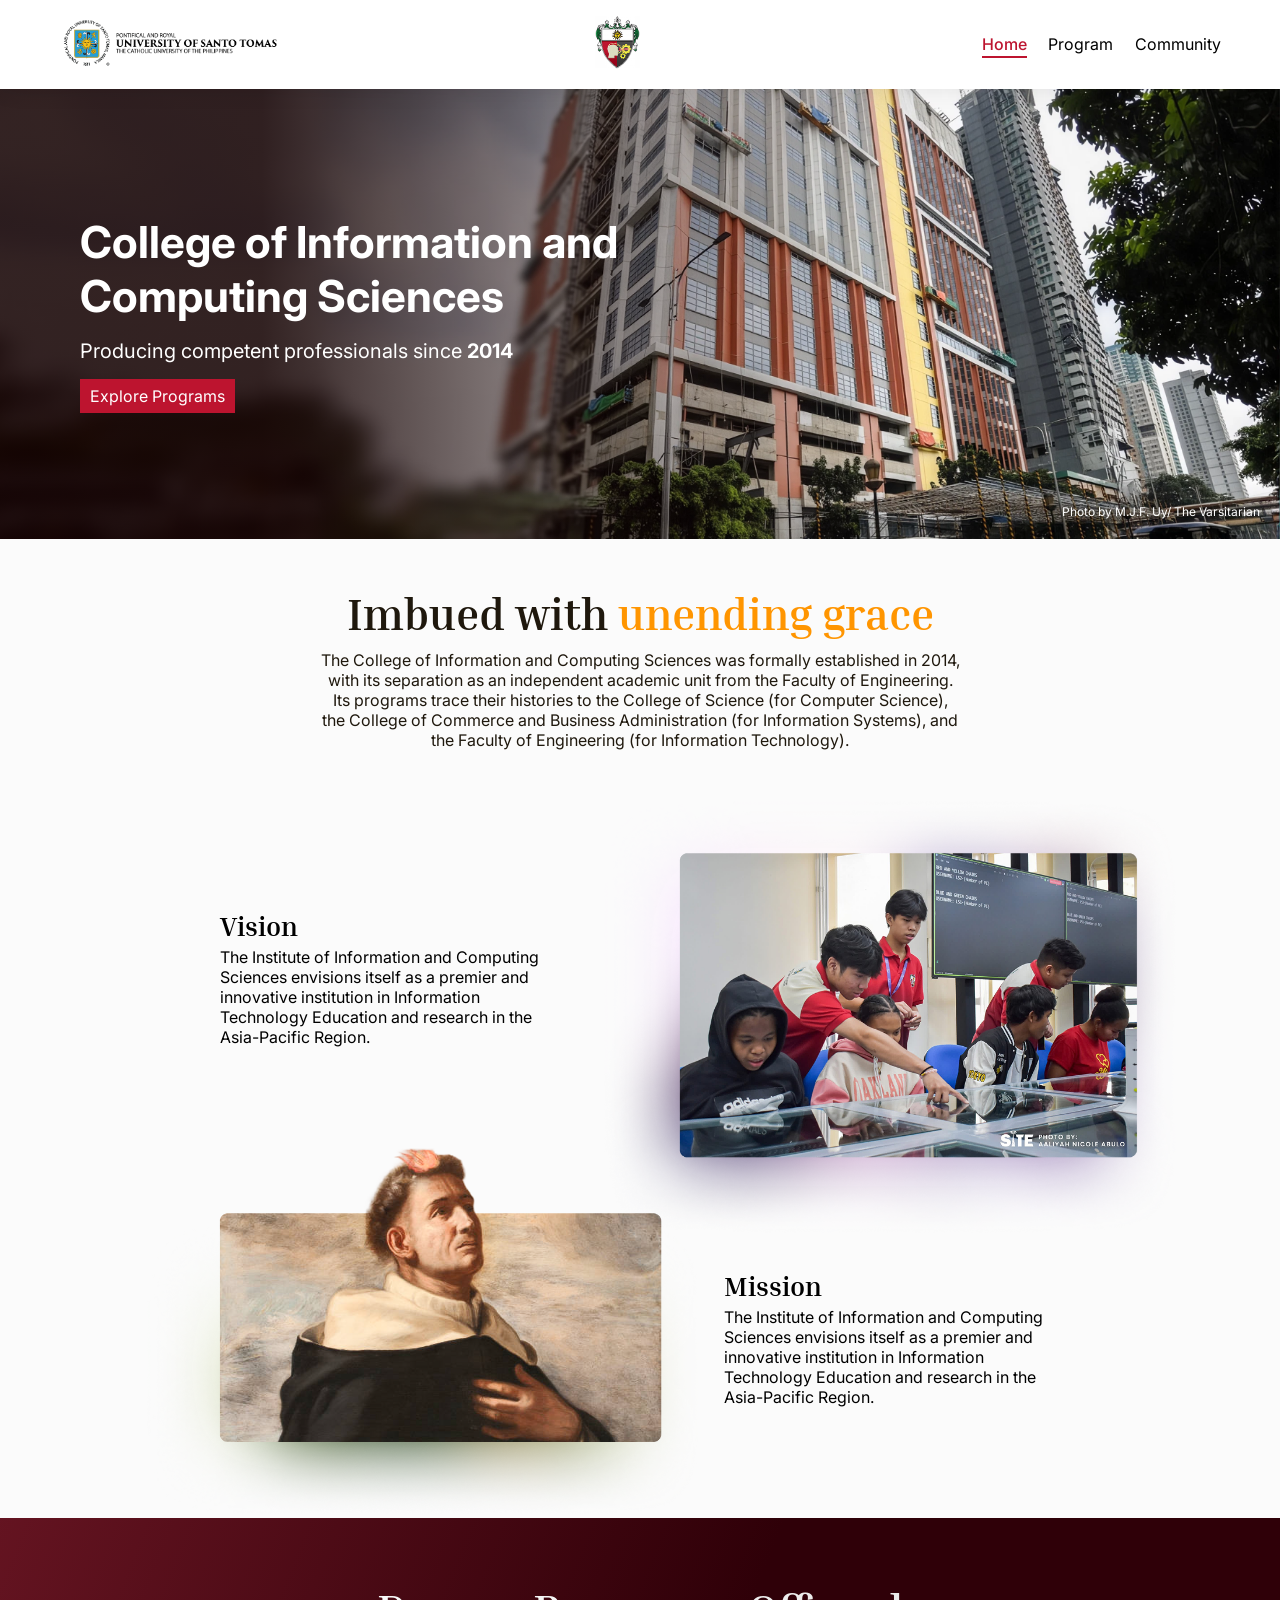
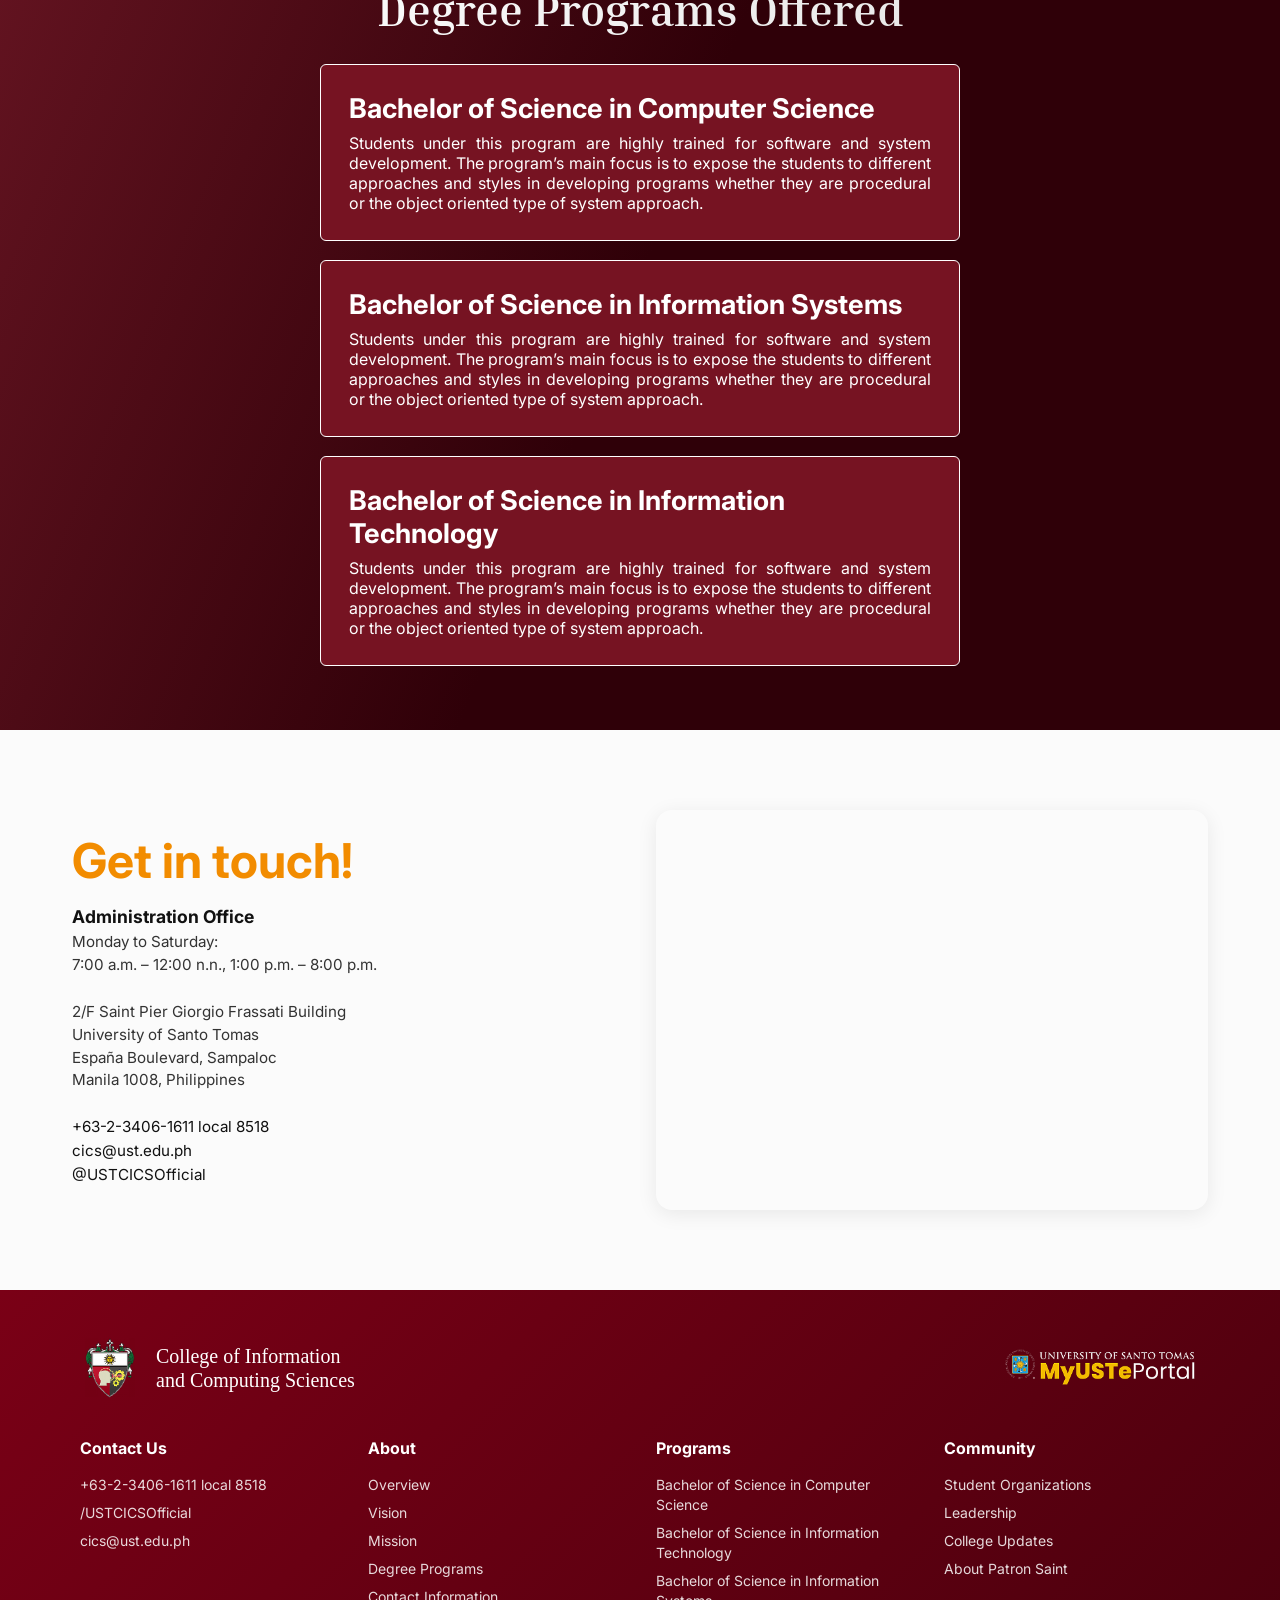
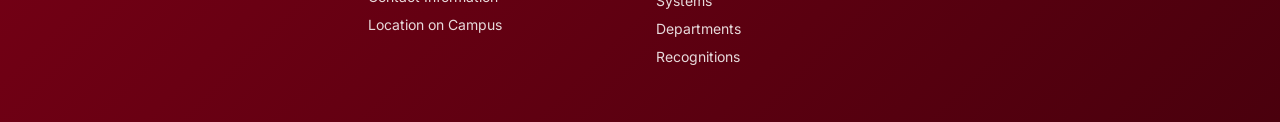
<file: index.html>
<!DOCTYPE html>
<html lang="en">
<head>
    <meta charset="UTF-8">
    <meta name="viewport" content="width=device-width, initial-scale=1.0">
    <title>Home | UST CICS</title>

    <link rel="icon" type="image/png" href="./public/icon/favicon-96x96.png" sizes="96x96" />
    <link rel="icon" type="image/svg+xml" href="./public/icon/favicon.svg" />
    <link rel="shortcut icon" href="./public/icon/favicon.ico" />
    <link rel="apple-touch-icon" sizes="180x180" href="./public/icon/apple-touch-icon.png" />
    <meta name="apple-mobile-web-app-title" content="CICS Website" />
    <link rel="manifest" href="./public/icon/site.webmanifest" />

    <!-- Primary Meta Tags -->
    <meta name="title" content="College of Information and Computing Sciences | UST" />
    <meta name="description" content="The College of Information and Computing Sciences was formally established in 2014, with its separation as an independent academic unit from the Faculty of Engineering. Its programs trace their histories to the College of Science (for Computer Science), the College of Commerce and Business Administration (for Information Systems), and the Faculty of Engineering (for Information Technology)." />

    <!-- Open Graph / Facebook -->
    <meta property="og:type" content="website" />
    <meta property="og:url" content="https://lancefrancisco25.github.io/CICS-Website" />
    <meta property="og:title" content="College of Information and Computing Sciences | UST" />
    <meta property="og:description" content="The College of Information and Computing Sciences was formally established in 2014, with its separation as an independent academic unit from the Faculty of Engineering. Its programs trace their histories to the College of Science (for Computer Science), the College of Commerce and Business Administration (for Information Systems), and the Faculty of Engineering (for Information Technology)." />
    <meta property="og:image" content="https://res.cloudinary.com/dwadpvazk/image/upload/v1790812883/banner_img_socmed_gyn2f4.png" />

    <!-- X (Twitter) -->
    <meta property="twitter:card" content="summary_large_image" />
    <meta property="twitter:url" content="https://lancefrancisco25.github.io/CICS-Website" />
    <meta property="twitter:title" content="College of Information and Computing Sciences | UST" />
    <meta property="twitter:description" content="The College of Information and Computing Sciences was formally established in 2014, with its separation as an independent academic unit from the Faculty of Engineering. Its programs trace their histories to the College of Science (for Computer Science), the College of Commerce and Business Administration (for Information Systems), and the Faculty of Engineering (for Information Technology)." />
    <meta property="twitter:image" content="https://res.cloudinary.com/dwadpvazk/image/upload/v1790812883/banner_img_socmed_gyn2f4.png" />

    <!-- Meta Tags Generated with https://metatags.io -->

    <link rel="stylesheet" href="./css/global.css">
    <link rel="preconnect" href="https://fonts.googleapis.com">
    <link rel="preconnect" href="https://fonts.gstatic.com" crossorigin>
    <link href="https://fonts.googleapis.com/css2?family=Inria+Serif:ital,wght@0,300;0,400;0,700;1,300;1,400;1,700&family=Inter:ital,opsz,wght@0,14..32,100..900;1,14..32,100..900&display=swap" rel="stylesheet">
    <link rel="stylesheet" href="./css/index.css">
</head>
<body>
    <header>
        <div class="logo-cont">
            <a href="./index.html">
                <img src="./public/ust logo.png" alt="UST Logo">
            </a>
            <img src="./public/cics logo.png" alt="CICS Logo">
        </div>
        <div class="headlinkcont">
            <div class="headlinkselected headlink">
                <a href="#">Home</a>
                <span class="selectedunderline underline"></span>
            </div>
            <div class="headlink">
                <a href="./program.html">Program</a>
                <span class="underline"></span>
            </div>
            <div class="headlink">
                <a href="./community.html">Community</a>
                <span class="underline"></span>
            </div>
        </div>
    </header>

    <section class="hero">
        <p class="floating-lb-credit-subtext">Photo by M.J.F. Uy/ The Varsitarian</p>
        <div class="bgGradient"></div>
        <div class="heroText">
            <h1>College of Information and Computing Sciences</h1>
            <p>Producing competent professionals since <b>2014</b></p>
            <div class="cta-button">
                <a href="#">Explore Programs</a>
                <span class="underline-button"></span>
            </div>
        </div>
    </section>
    <section id="overview" class="aboutCICS">
        <div class="unending-grace-section">
            <h1>Imbued with <span class="yellowText">unending grace</span></h1>
            <p>The College of Information and Computing Sciences was formally established in 2014, with its separation as an independent academic unit from the Faculty of Engineering. Its programs trace their histories to the College of Science (for Computer Science), the College of Commerce and Business Administration (for Information Systems), and the Faculty of Engineering (for Information Technology).</p>
        </div>
    </section>
    <section id="mission-vision" class="mv-container">
        <div class="mv-imgtext-cont">
            <div id="vision" class="mv-textcont">
                <h2>Vision</h2>
                <p>The Institute of Information and Computing Sciences envisions itself as a premier and innovative institution in Information Technology Education and research in the Asia-Pacific Region.</p>
            </div>
            <div class="mv-imagecont mv-imagecont-1">
                <img src="./public/image%20vision.png" alt="Saint Vincent Ferrer">
            </div>
        </div>
        <div class="mv-imgtext-cont">
            <div class="mv-imagecont mv-imagecont-2">
                <img style="bottom: 0; right:0px;" src="./public/image%20mission.png" alt="Saint Vincent Ferrer">
            </div>
            <div  class="mv-textcont">
                <h2>Mission</h2>
                <p>The Institute of Information and Computing Sciences envisions itself as a premier and innovative institution in Information Technology Education and research in the Asia-Pacific Region.</p>
            </div>
        </div>
    </section>

    <section id="degree-programs" class="degrees-offered-cont">
        <h1>Degree Programs Offered</h1>
        <div class="degrees-offered-inner">
            <div class="degrees-offered-chip">
                <h2>Bachelor of Science in Computer Science</h2>
                <p>Students under this program are highly trained for software and system development. The program’s main focus is to expose the students to different approaches and styles in developing programs whether they are procedural or the object oriented type of system approach.</p>
            </div>
            <div class="degrees-offered-chip">
                <h2>Bachelor of Science in Information Systems</h2>
                <p>Students under this program are highly trained for software and system development. The program’s main focus is to expose the students to different approaches and styles in developing programs whether they are procedural or the object oriented type of system approach.</p>
            </div>
            <div class="degrees-offered-chip">
                <h2>Bachelor of Science in Information Technology</h2>
                <p>Students under this program are highly trained for software and system development. The program’s main focus is to expose the students to different approaches and styles in developing programs whether they are procedural or the object oriented type of system approach.</p>
            </div>

        </div>
    </section>

    <section id="contact-loc" class="contact-section">
        <div class="contact-info">
            <h1 class="yellowText title">Get in touch!</h1>

            <div class="office-details">
                <h3>Administration Office</h3>
                <p class="hours">
                    Monday to Saturday:<br>
                    7:00 a.m. – 12:00 n.n., 1:00 p.m. – 8:00 p.m.
                </p>

                <address class="address">
                    2/F Saint Pier Giorgio Frassati Building<br>
                    University of Santo Tomas<br>
                    España Boulevard, Sampaloc<br>
                    Manila 1008, Philippines
                </address>

                <ul class="contact-list">
                    <li><a href="tel:+63234061611,8518">+63-2-3406-1611 local 8518</a></li>
                    <li><a href="mailto:cics@ust.edu.ph">cics@ust.edu.ph</a></li>
                    <li><a href="https://facebook.com/USTCICSOfficial" target="_blank" rel="noopener noreferrer">@USTCICSOfficial</a></li>
                </ul>
            </div>
        </div>

        <div class="map-wrapper">
            <iframe
                    src="https://www.google.com/maps/embed?pb=!1m18!1m12!1m3!1d3860.828465020738!2d120.98973401026595!3d14.608845576816677!2m3!1f0!2f0!3f0!3m2!1i1024!2i768!4f13.1!3m3!1m2!1s0x3397c9ba1de029e7%3A0xdfba8380a7b4eee4!2sSaint%20Pier%20Giorgio%20Frassati%20Building!5e0!3m2!1sen!2sph!4v1790394817296!5m2!1sen!2sph"
                    loading="lazy"
                    referrerpolicy="strict-origin-when-cross-origin">
            </iframe>
        </div>
    </section>

    <footer class="site-footer">
        <div class="footer-top">
            <div class="brand">
                <img src="./public/cics%20logo.png" alt="CICS Logo" class="brand-logo">
                <span class="brand-text">
            College of Information<br>and Computing Sciences
        </span>
            </div>
            <div class="portal-link">
                <img src="./public/myuste%20portal%20logo.png" alt="MyUSTe Portal" class="portal-logo">
            </div>
        </div>

        <div class="footer-grid">
            <div class="footer-col">
                <h3 class="footer-heading">Contact Us</h3>
                <ul class="footer-links">
                    <li><a href="tel:+63234061611,8518">+63-2-3406-1611 local 8518</a></li>
                    <li><a href="https://facebook.com/USTCICSOfficial" target="_blank" rel="noopener noreferrer">/USTCICSOfficial</a></li>
                    <li><a href="mailto:cics@ust.edu.ph">cics@ust.edu.ph</a></li>
                </ul>
            </div>

            <div class="footer-col">
                <h3 class="footer-heading">About</h3>
                <ul class="footer-links">
                    <li><a href="./index.html#overview">Overview</a></li>
                    <li><a href="./index.html#mission-vision">Vision</a></li>
                    <li><a href="./index.html#mission-vision">Mission</a></li>
                    <li><a href="./index.html#degree-programs">Degree Programs</a></li>
                    <li><a href="./index.html#contact-loc">Contact Information</a></li>
                    <li><a href="./index.html#contact-loc">Location on Campus</a></li>
                </ul>
            </div>

            <div class="footer-col">
                <h3 class="footer-heading">Programs</h3>
                <ul class="footer-links">
                    <li><a href="./program.html#degreesoffered">Bachelor of Science in Computer Science</a></li>
                    <li><a href="./program.html#degreesoffered">Bachelor of Science in Information Technology</a></li>
                    <li><a href="./program.html#degreesoffered">Bachelor of Science in Information Systems</a></li>
                    <li><a href="./program.html#department">Departments</a></li>
                    <li><a href="./program.html#recognitions">Recognitions</a></li>
                </ul>
            </div>

            <div class="footer-col">
                <h3 class="footer-heading">Community</h3>
                <ul class="footer-links">
                    <li><a href="./community.html#organizations">Student Organizations</a></li>
                    <li><a href="./community.html#leadership">Leadership</a></li>
                    <li><a href="./community.html#updates">College Updates</a></li>
                    <li><a href="./community.html#patron-saint">About Patron Saint</a></li>
                </ul>
            </div>

        </div>
    </footer>
</body>
</html>
</file>
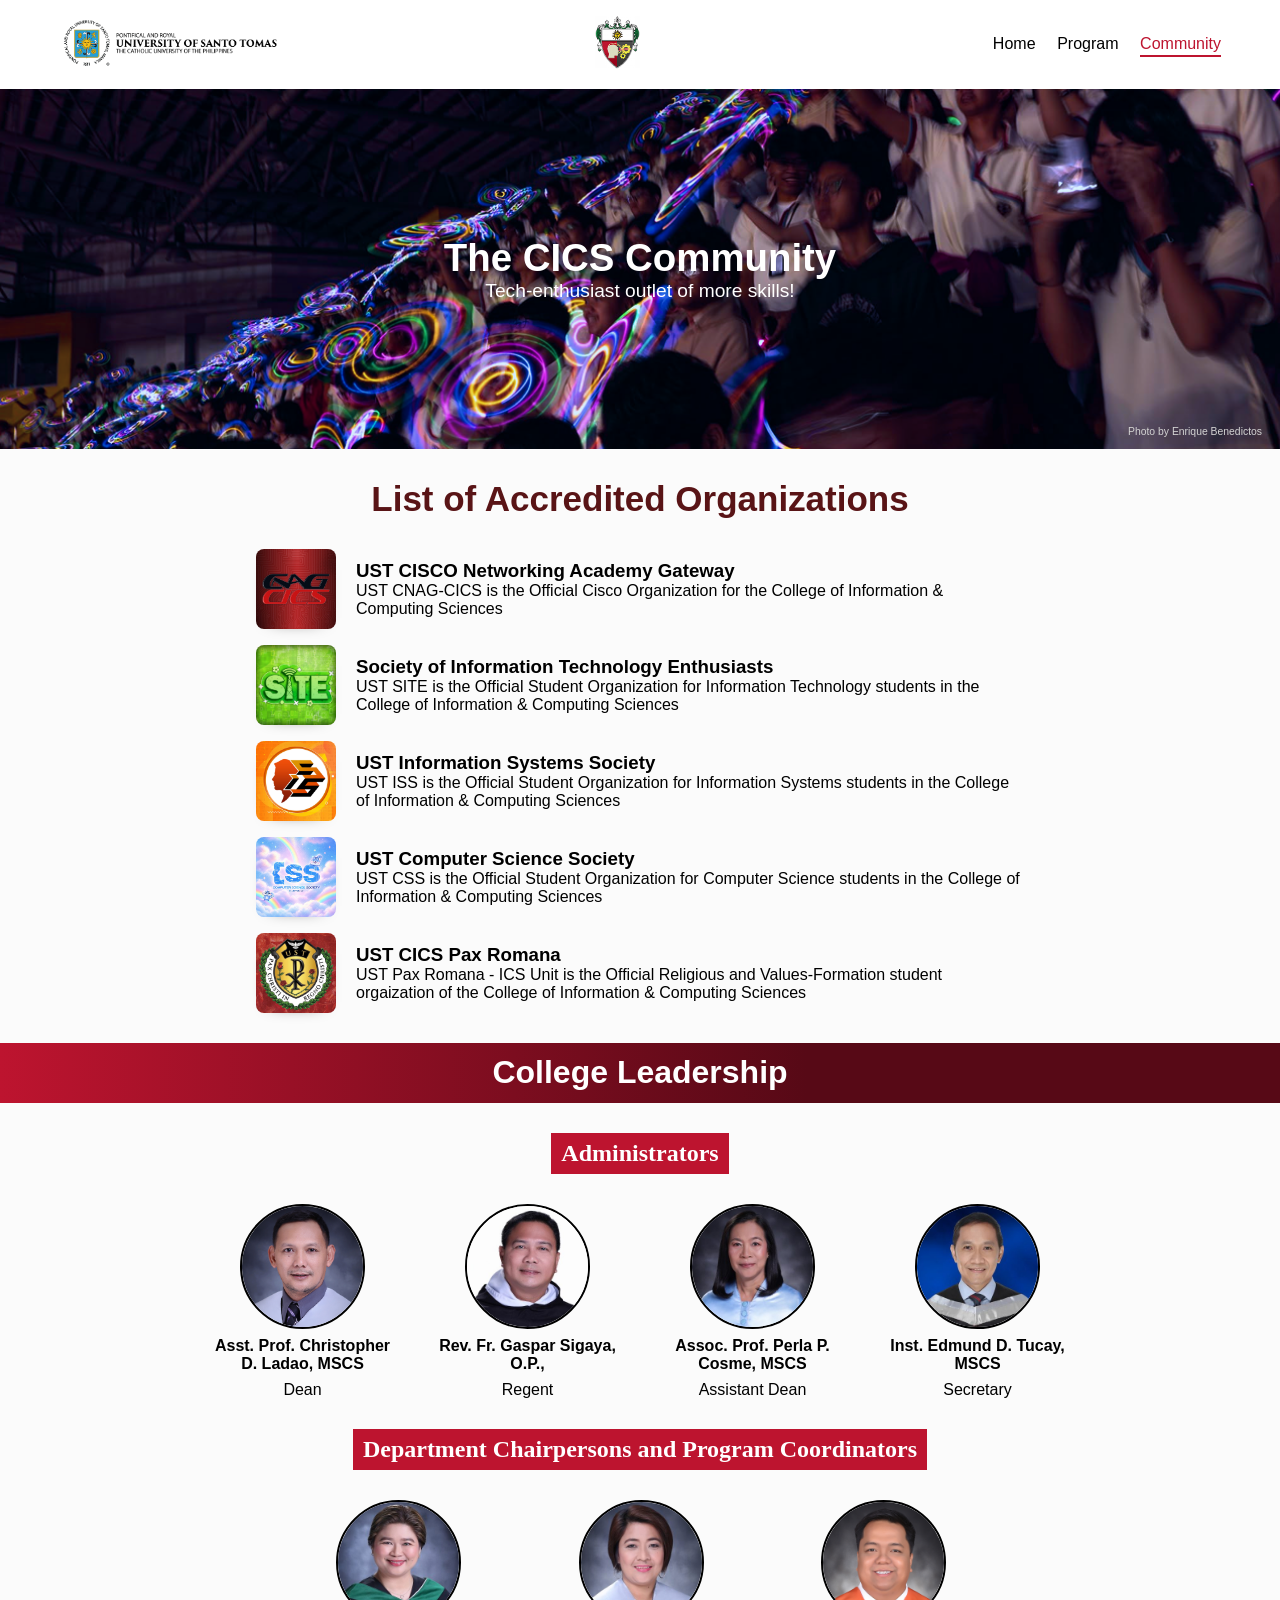
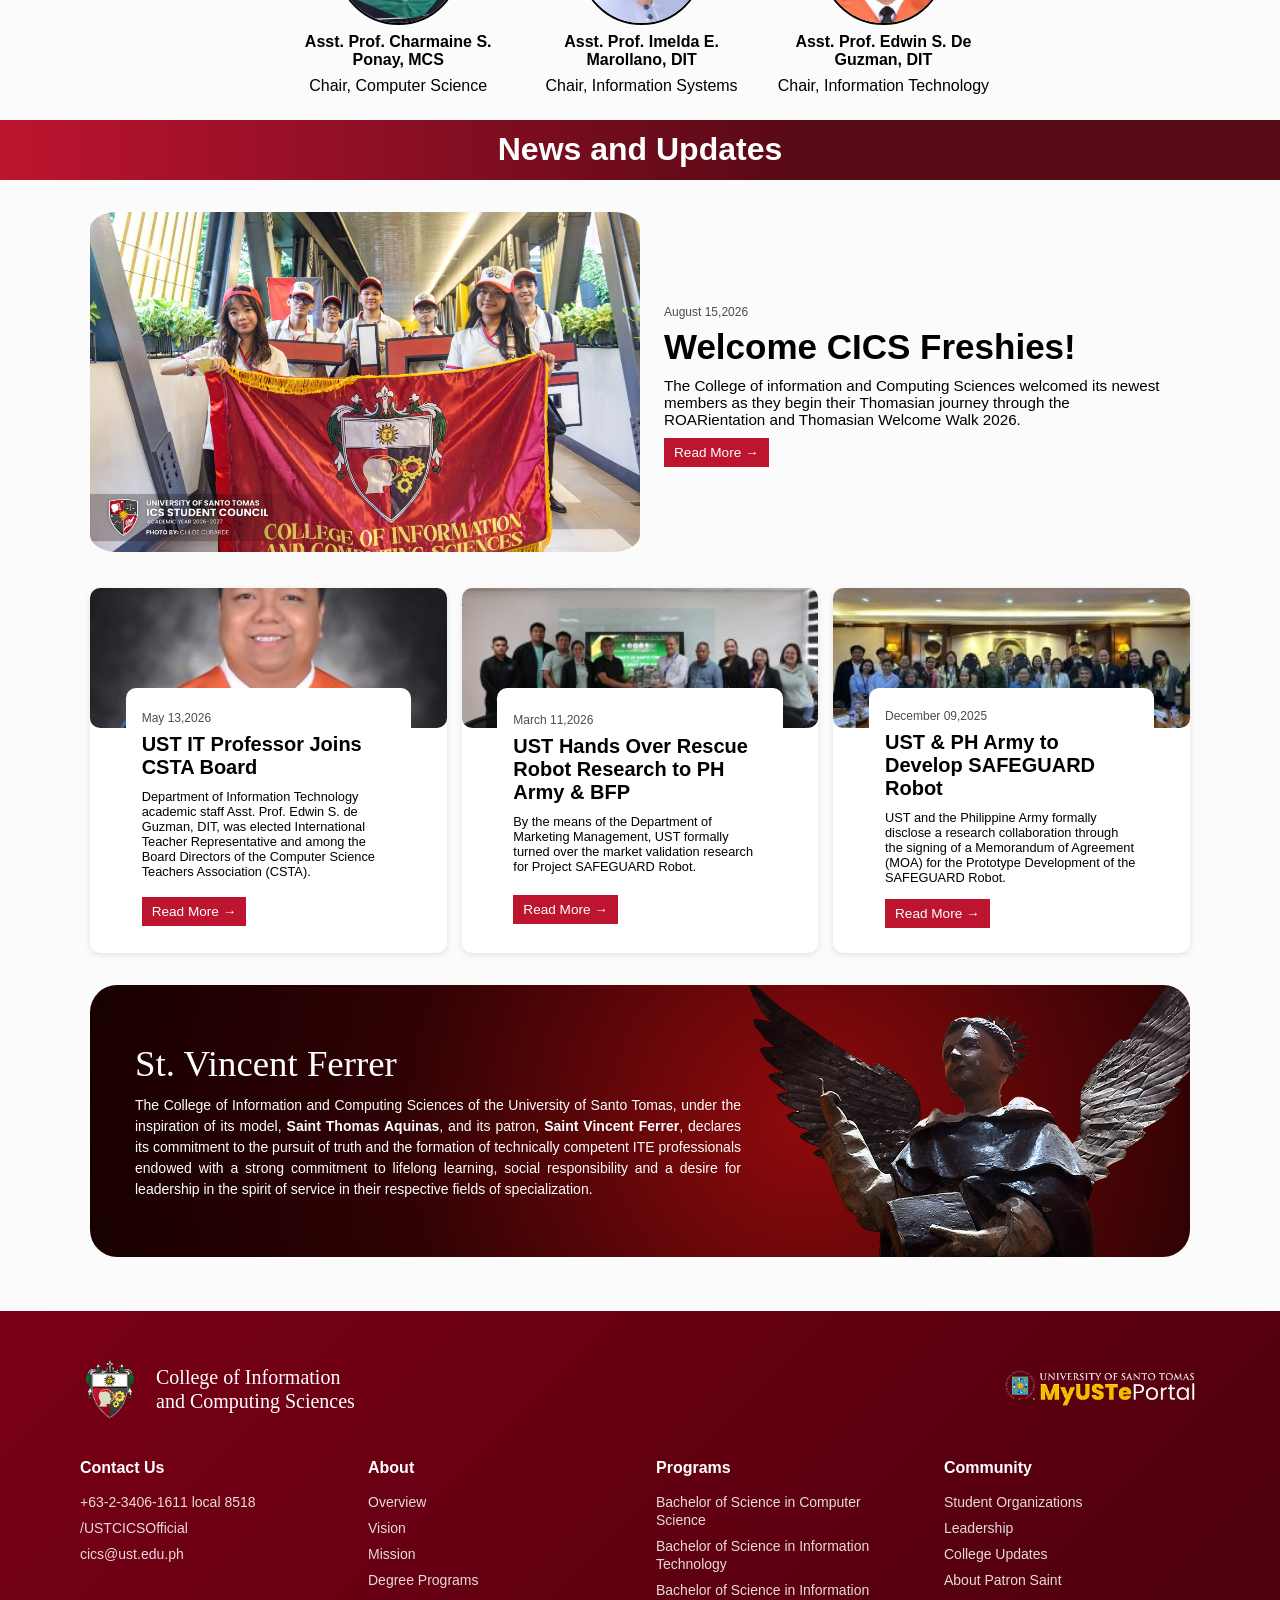
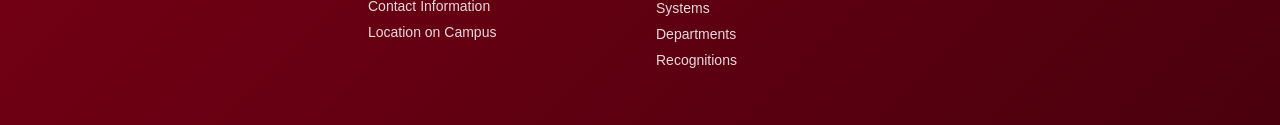
<file: community.html>
<!DOCTYPE html>
<html lang="en">
<head>
    <meta charset="UTF-8">
    <meta name="viewport" content="width=device-width, initial-scale=1.0">

    <link rel="icon" type="image/png" href="./public/icon/favicon-96x96.png" sizes="96x96" />
    <link rel="icon" type="image/svg+xml" href="./public/icon/favicon.svg" />
    <link rel="shortcut icon" href="./public/icon/favicon.ico" />
    <link rel="apple-touch-icon" sizes="180x180" href="./public/icon/apple-touch-icon.png" />
    <meta name="apple-mobile-web-app-title" content="CICS Website" />
    <link rel="manifest" href="./public/icon/site.webmanifest" />

    <!-- Primary Meta Tags -->
    <meta name="title" content="College of Information and Computing Sciences | UST" />
    <meta name="description" content="The College of Information and Computing Sciences was formally established in 2014, with its separation as an independent academic unit from the Faculty of Engineering. Its programs trace their histories to the College of Science (for Computer Science), the College of Commerce and Business Administration (for Information Systems), and the Faculty of Engineering (for Information Technology)." />

    <!-- Open Graph / Facebook -->
    <meta property="og:type" content="website" />
    <meta property="og:url" content="https://lancefrancisco25.github.io/CICS-Website" />
    <meta property="og:title" content="College of Information and Computing Sciences | UST" />
    <meta property="og:description" content="The College of Information and Computing Sciences was formally established in 2014, with its separation as an independent academic unit from the Faculty of Engineering. Its programs trace their histories to the College of Science (for Computer Science), the College of Commerce and Business Administration (for Information Systems), and the Faculty of Engineering (for Information Technology)." />
    <meta property="og:image" content="https://res.cloudinary.com/dwadpvazk/image/upload/v1790812883/banner_img_socmed_gyn2f4.png" />

    <!-- X (Twitter) -->
    <meta property="twitter:card" content="summary_large_image" />
    <meta property="twitter:url" content="https://lancefrancisco25.github.io/CICS-Website" />
    <meta property="twitter:title" content="College of Information and Computing Sciences | UST" />
    <meta property="twitter:description" content="The College of Information and Computing Sciences was formally established in 2014, with its separation as an independent academic unit from the Faculty of Engineering. Its programs trace their histories to the College of Science (for Computer Science), the College of Commerce and Business Administration (for Information Systems), and the Faculty of Engineering (for Information Technology)." />
    <meta property="twitter:image" content="https://res.cloudinary.com/dwadpvazk/image/upload/v1790812883/banner_img_socmed_gyn2f4.png" />

    <!-- Meta Tags Generated with https://metatags.io -->

    <link rel="stylesheet" href="./css/global.css">
    <link rel="stylesheet" href="./css/community.css">
    <title>Community | UST CICS</title>
</head>
<body>
    <header>
        <div class="logo-cont">
            <a href="./index.html">
                <img src="./public/ust logo.png" alt="UST Logo">
            </a>
            <img src="./public/cics logo.png" alt="CICS Logo">
        </div>
        <div class="headlinkcont">
            <div class=" headlink">
                <a href="./index.html">Home</a>
                <span class=" underline"></span>
            </div>
            <div class="headlink">
                <a href="./program.html">Program</a>
                <span class="underline"></span>
            </div>
            <div class="headlinkselected headlink">
                <a href="./community.html">Community</a>
                <span class="selectedunderline underline"></span>
            </div>
        </div>
</header>

    <div class="community-container"> 
       <div class="community-hero-image">
         <img src="./public/cics comm.png" alt="Community Hero Image" class="community-hero-image">
       </div>
            <h1>The CICS Community</h1>
            <p>Tech-enthusiast outlet of more skills!</p>
            <p class="photoid">Photo by Enrique Benedictos</p>
    </div>

    <h2 class="organizations-title">List of Accredited Organizations</h2>
    <section id="organizations">
        
            <div class="organization-cnag">
               <div class="cnag-icon"></div> 

                <div class="org-info">
                    <h3>UST CISCO Networking Academy Gateway</h3>
                    <p>UST CNAG-CICS is the Official Cisco Organization for the College of Information & Computing Sciences</p>
                </div>
            </div>

            <div class="organization-site">
               <div class="site-icon"></div> 

                <div class="org-info">
                    <h3>Society of Information Technology Enthusiasts</h3>
                    <p>UST SITE is the Official Student Organization for Information Technology students in the College of Information & Computing Sciences</p>
                </div>
            </div>

            <div class="organization-iss">
               <div class="iss-icon"></div> 

                 <div class="org-info">
                    <h3>UST Information Systems Society</h3>
                    <p>UST ISS is the Official Student Organization for Information Systems students in the College of Information & Computing Sciences</p>
                </div>
            </div>

            <div class="organization-css">
               <div class="css-icon"></div> 

                <div class="org-info">
                  <h3>UST Computer Science Society</h3>
                    <p>UST CSS is the Official Student Organization for Computer Science students in the College of Information & Computing Sciences</p>
                </div>
            </div>

              <div class="organization-pax">
               <div class="pax-romana-icon"></div> 

                 <div class="org-info">
                    <h3>UST CICS Pax Romana</h3>
                    <p>UST Pax Romana - ICS Unit is the Official Religious and Values-Formation student orgaization of the College of Information & Computing Sciences</p>
                </div>
            </div>
    
    </section>

    <div class="banner-heading" id="leadership">College Leadership</div>

    <section class="leadership-section">

        <div class="heading-big-red"><h1>Administrators</h1></div>

        <div class="admins-grid">
            <div class="admin-card">
                <div class="profile-circle">
                        <img src="./public/dean.png" alt="Asst. Prof. Christopher D. Ladao, MSCS">
                </div>
                <h4>Asst. Prof. Christopher D. Ladao, MSCS</h4>
                <p>Dean</p>
            </div>

             <div class="admin-card">
                <div class="profile-circle">
                        <img src="./public/regent.png" alt="Rev. Fr. Gaspar Sigaya, O.P.,">
                </div>
                <h4>Rev. Fr. Gaspar Sigaya, O.P.,</h4>
                <p>Regent</p>
            </div>

             <div class="admin-card">
                <div class="profile-circle">
                        <img src="./public/asst-dean.png" alt="Assoc. Prof. Perla P. Cosme, MSCS">
                </div>
                <h4>Assoc. Prof. Perla P. Cosme, MSCS</h4>
                <p>Assistant Dean</p>
            </div>

             <div class="admin-card">
                <div class="profile-circle">
                        <img src="./public/secretary.png" alt="Inst. Edmund D. Tucay, MSCS">
                </div>
                <h4>Inst. Edmund D. Tucay, MSCS</h4>
                <p>Secretary</p>
            </div>
        </div>
         <div class="heading-big-red"><h1>Department Chairpersons and Program Coordinators </h1></div>

        <div class="chairs-grid">
            <div class="chair-card">    
                <div class="profile-circle">
                        <img src="./public/chair-cs.png" alt="Asst. Prof. Charmaine S. Ponay, MCS">
                </div>
                <h4>Asst. Prof. Charmaine S. Ponay, MCS</h4>
                <p>Chair, Computer Science</p>
            </div>

            <div class="chair-card">
                <div class="profile-circle">
                        <img src="./public/chair-iss.png" alt="Asst. Prof. Imelda E. Marollano, DIT">
                </div>
                <h4>Asst. Prof. Imelda E. Marollano, DIT</h4>
                <p>Chair, Information Systems</p>
            </div>
            
             <div class="chair-card">
                <div class="profile-circle">
                        <img src="./public/chair-it.png" alt="Asst. Prof. Edwin S. De Guzman, DIT">
                </div>
                <h4>Asst. Prof. Edwin S. De Guzman, DIT</h4>
                <p>Chair, Information Technology</p>
            </div>
        </div>
    </section>

    <div class="banner-heading" id="updates">News and Updates</div>

    <section class="news">

        <div class="top-news-card">
            <img src="./public/topnews.png" alt="Top News Image" alt="Welcome CICS Freshies" class="top-news-img">

            <div class="top-news-content">
                <span class="news-date">August 15,2026</span>
                <h3>Welcome CICS Freshies!</h3>
                <p>The College of information and Computing Sciences welcomed its newest members as they begin their Thomasian journey through the ROARientation and Thomasian Welcome Walk 2026.</p>
                <div class="cta-button">
                    <a href="https://www.facebook.com/usticssc/posts/pfbid02LLfhKrWGBrKDH55u11kHiSnhhWDRqpq3pvtd9qLRvn8dicqL52UfFpaVi5kqkuahl">Read More →</a>
                    <span class="underline-button"></span>
                </div>
            </div>
        </div>

        <div class="news-grid">
            <div class="news-card">
                <img src="./public/news1.png" alt="News Image 1" class="news-img">
                <div class="news-content">
                    <div>
                        <span class="news-date">May 13,2026</span>
                        <h4>UST IT Professor Joins CSTA Board</h4>
                        <p>Department of Information Technology academic staff Asst. Prof. Edwin S. de Guzman, DIT, was elected International Teacher Representative and among the Board Directors of the Computer Science Teachers Association (CSTA).</p>
                    </div>
                    <div class="cta-button">
                        <a href="https://www.ust.edu.ph/it-academic-staff-is-elected-computer-science-teachers-associations-intl-teacher-representative-and-board-director/">Read More →</a>
                        <span class="underline-button"></span>
                    </div>
                </div>
            </div>

            <div class="news-card">
                <img src="./public/news2.png" alt="News Image 2" class="news-img">

                 <div class="news-content">
                     <div>
                         <span class="news-date">March 11,2026</span>
                         <h4>UST Hands Over Rescue Robot Research to PH Army & BFP</h4>
                         <p>By the means of the Department of Marketing Management, UST formally turned over the market validation research for Project SAFEGUARD Robot.</p>
                     </div>
                     <div class="cta-button">
                         <a href="https://www.ust.edu.ph/dept-of-marketing-management-turns-over-project-safeguard-robot-market-validation-research-to-aid-ph-army-bfp-in-search-and-rescue-ops/">Read More →</a>
                         <span class="underline-button"></span>
                     </div>
                 </div>
            </div>

            <div class="news-card">
                <img src="./public/news3.png" alt="News Image 3" class="news-img">
                <div class="news-content">
                    <div>
                        <span class="news-date">December 09,2025</span>
                        <h4>UST & PH Army to Develop SAFEGUARD Robot</h4>
                        <p>UST and the Philippine Army formally disclose a research collaboration through the signing of a Memorandum of Agreement (MOA) for the Prototype Development of the SAFEGUARD Robot.</p>
                    </div>
                    <div class="cta-button">
                        <a href="https://www.ust.edu.ph/ust-and-philippine-army-forge-partnership-for-safeguard-robot-prototype-development/">Read More →</a>
                        <span class="underline-button"></span>
                    </div>
                </div>
            </div>
        </div>
    </section>

    <section class="patron" id="patron-saint">
        <div class="patron-card">
            <div class="patron-content">
                <h3>St. Vincent Ferrer</h3>
                <p>The College of Information and Computing Sciences of the University of Santo Tomas, under the inspiration of its model, <b>Saint Thomas Aquinas</b>, and its patron, <b>Saint Vincent Ferrer</b>, declares its commitment to the pursuit of truth and the formation of technically competent ITE professionals endowed with a strong commitment to lifelong learning, social responsibility and a desire for leadership in the spirit of service in their respective fields of specialization.</p>
            </div>

            <div class="patron-img">
                <img src="./public/patron.png" alt="St. Vincent Ferrer" class="stvincent-img">
            </div>
        </div>
    </section>

    <footer class="site-footer">
        <div class="footer-top">
            <div class="brand">
                <img src="./public/cics%20logo.png" alt="CICS Logo" class="brand-logo">
                <span class="brand-text">
            College of Information<br>and Computing Sciences
        </span>
            </div>
            <div class="portal-link">
                <img src="./public/myuste%20portal%20logo.png" alt="MyUSTe Portal" class="portal-logo">
            </div>
        </div>

        <div class="footer-grid">
            <div class="footer-col">
                <h3 class="footer-heading">Contact Us</h3>
                <ul class="footer-links">
                    <li><a href="tel:+63234061611,8518">+63-2-3406-1611 local 8518</a></li>
                    <li><a href="https://facebook.com/USTCICSOfficial" target="_blank" rel="noopener noreferrer">/USTCICSOfficial</a></li>
                    <li><a href="mailto:cics@ust.edu.ph">cics@ust.edu.ph</a></li>
                </ul>
            </div>

            <div class="footer-col">
                <h3 class="footer-heading">About</h3>
                <ul class="footer-links">
                    <li><a href="./index.html#overview">Overview</a></li>
                    <li><a href="./index.html#mission-vision">Vision</a></li>
                    <li><a href="./index.html#mission-vision">Mission</a></li>
                    <li><a href="./index.html#degree-programs">Degree Programs</a></li>
                    <li><a href="./index.html#contact-loc">Contact Information</a></li>
                    <li><a href="./index.html#contact-loc">Location on Campus</a></li>
                </ul>
            </div>

            <div class="footer-col">
                <h3 class="footer-heading">Programs</h3>
                <ul class="footer-links">
                    <li><a href="./program.html#degreesoffered">Bachelor of Science in Computer Science</a></li>
                    <li><a href="./program.html#degreesoffered">Bachelor of Science in Information Technology</a></li>
                    <li><a href="./program.html#degreesoffered">Bachelor of Science in Information Systems</a></li>
                    <li><a href="./program.html#department">Departments</a></li>
                    <li><a href="./program.html#recognitions">Recognitions</a></li>
                </ul>
            </div>

            <div class="footer-col">
                <h3 class="footer-heading">Community</h3>
                <ul class="footer-links">
                    <li><a href="./community.html#organizations">Student Organizations</a></li>
                    <li><a href="./community.html#leadership">Leadership</a></li>
                    <li><a href="./community.html#updates">College Updates</a></li>
                    <li><a href="./community.html#patron-saint">About Patron Saint</a></li>
                </ul>
            </div>

        </div>
    </footer>

</body>
</html>
</file>
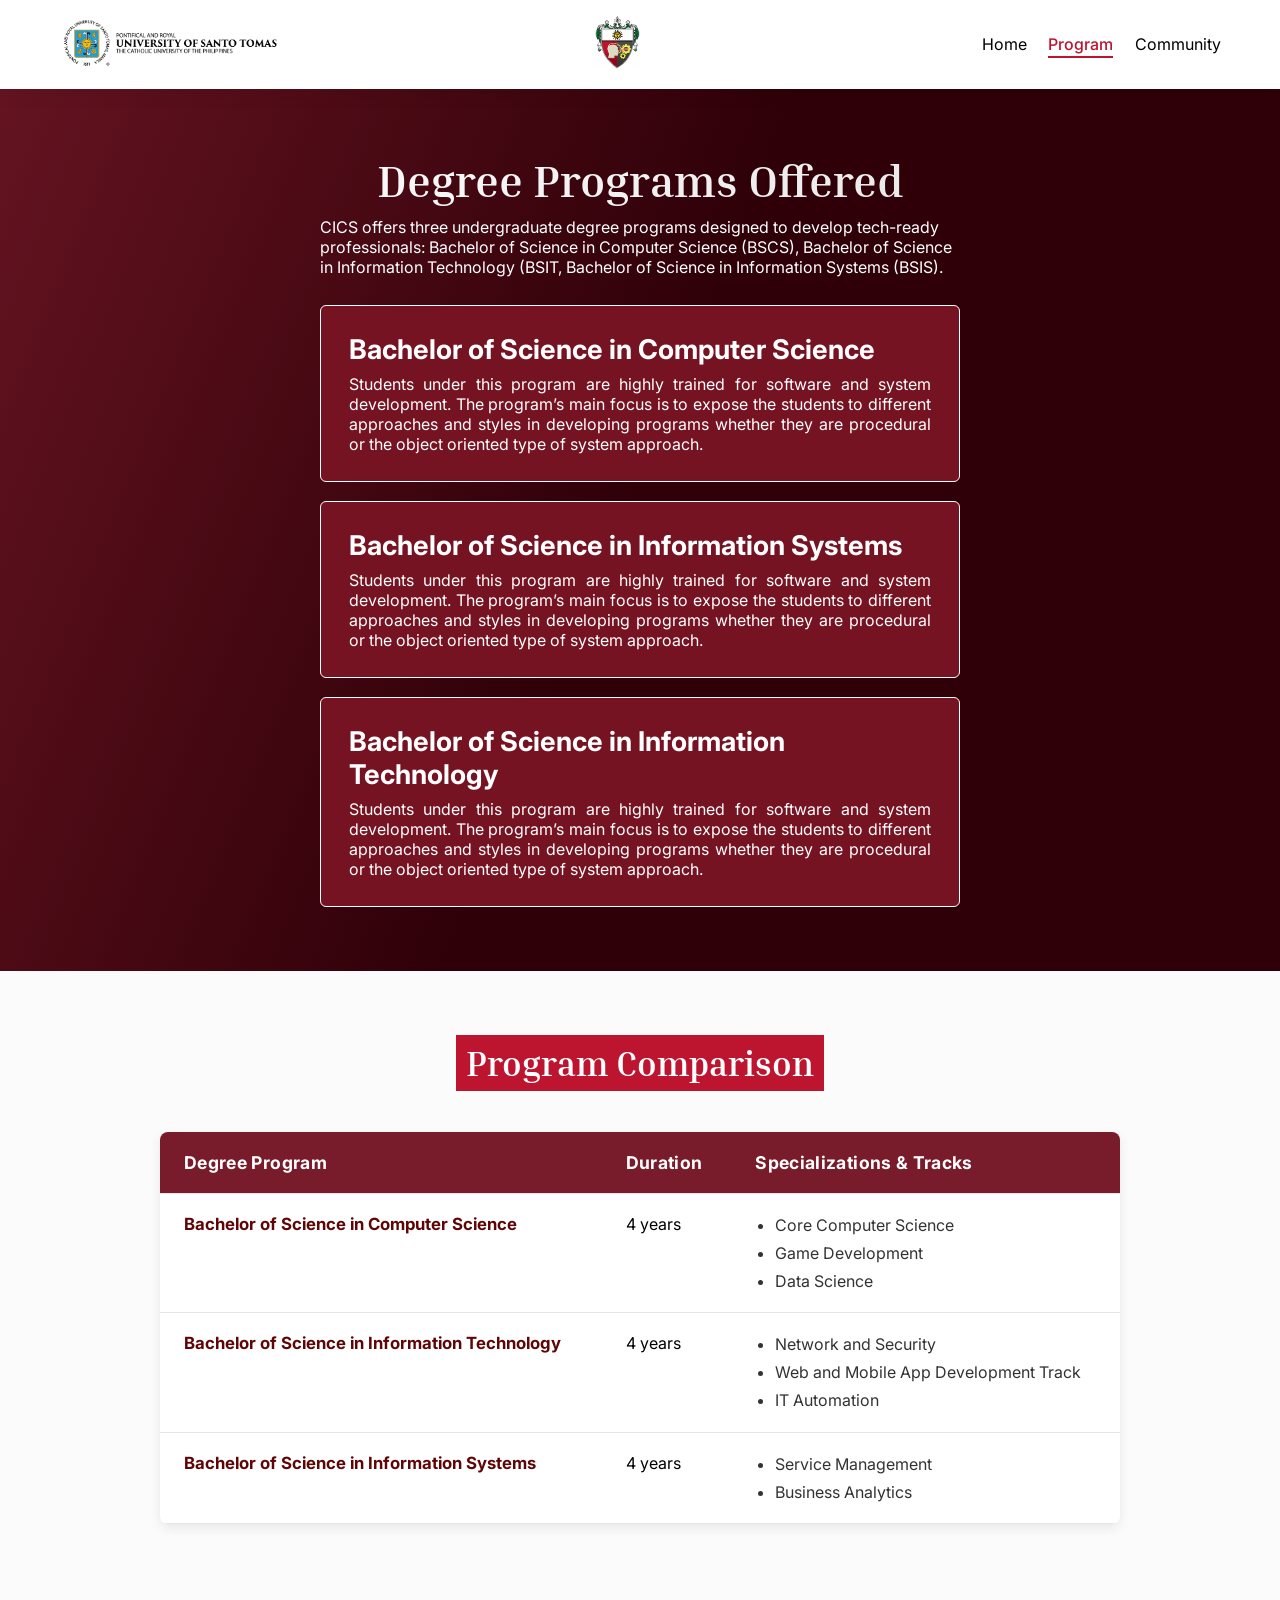
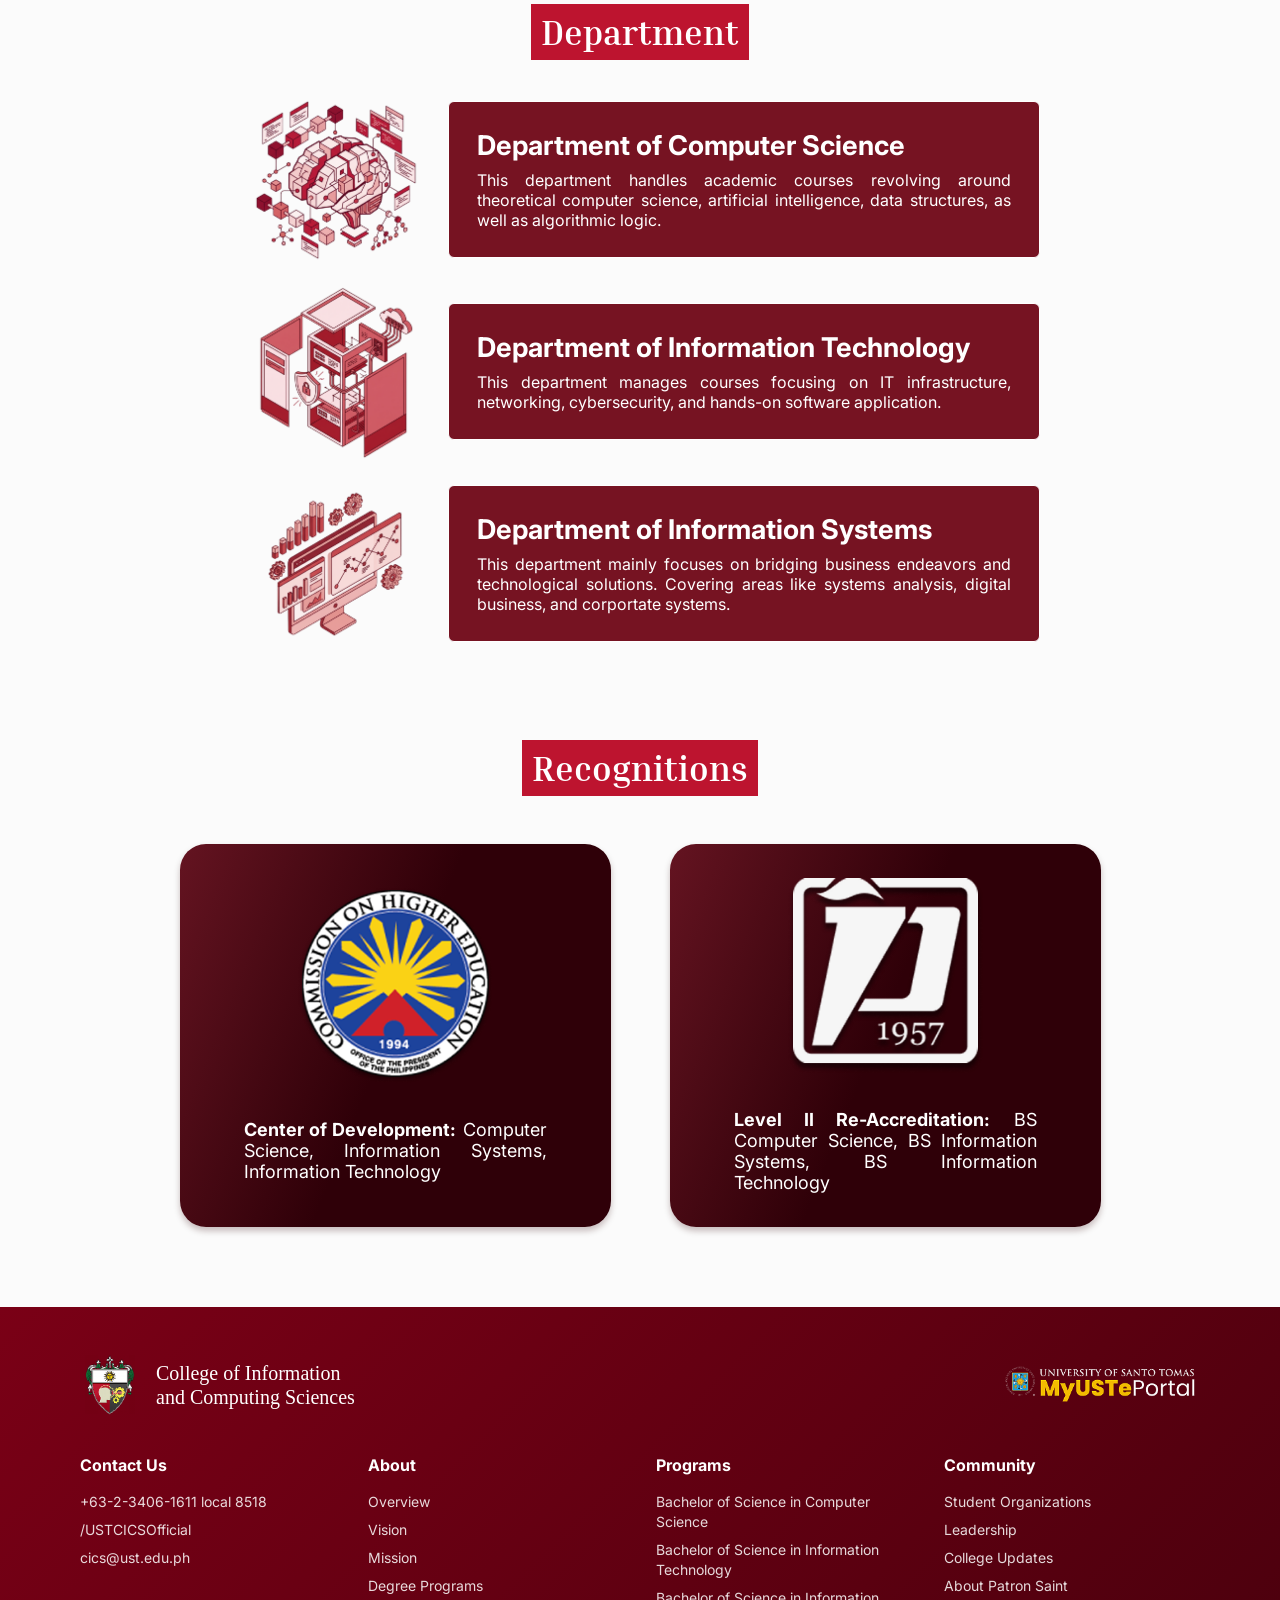
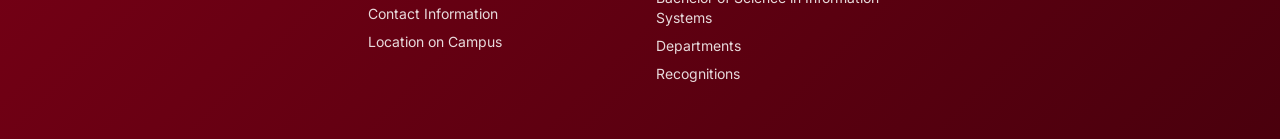
<file: program.html>
<!doctype html>
<html lang="en">
<head>
    <meta charset="UTF-8">
    <meta name="viewport" content="width=device-width, user-scalable=no, initial-scale=1.0, maximum-scale=1.0, minimum-scale=1.0">
    <meta http-equiv="X-UA-Compatible" content="ie=edge">
    <title>Program | UST CICS</title>

    <link rel="icon" type="image/png" href="./public/icon/favicon-96x96.png" sizes="96x96" />
    <link rel="icon" type="image/svg+xml" href="./public/icon/favicon.svg" />
    <link rel="shortcut icon" href="./public/icon/favicon.ico" />
    <link rel="apple-touch-icon" sizes="180x180" href="./public/icon/apple-touch-icon.png" />
    <meta name="apple-mobile-web-app-title" content="CICS Website" />
    <link rel="manifest" href="./public/icon/site.webmanifest" />

    <!-- Primary Meta Tags -->
    <meta name="title" content="College of Information and Computing Sciences | UST" />
    <meta name="description" content="The College of Information and Computing Sciences was formally established in 2014, with its separation as an independent academic unit from the Faculty of Engineering. Its programs trace their histories to the College of Science (for Computer Science), the College of Commerce and Business Administration (for Information Systems), and the Faculty of Engineering (for Information Technology)." />

    <!-- Open Graph / Facebook -->
    <meta property="og:type" content="website" />
    <meta property="og:url" content="https://lancefrancisco25.github.io/CICS-Website" />
    <meta property="og:title" content="College of Information and Computing Sciences | UST" />
    <meta property="og:description" content="The College of Information and Computing Sciences was formally established in 2014, with its separation as an independent academic unit from the Faculty of Engineering. Its programs trace their histories to the College of Science (for Computer Science), the College of Commerce and Business Administration (for Information Systems), and the Faculty of Engineering (for Information Technology)." />
    <meta property="og:image" content="https://res.cloudinary.com/dwadpvazk/image/upload/v1790812883/banner_img_socmed_gyn2f4.png" />

    <!-- X (Twitter) -->
    <meta property="twitter:card" content="summary_large_image" />
    <meta property="twitter:url" content="https://lancefrancisco25.github.io/CICS-Website" />
    <meta property="twitter:title" content="College of Information and Computing Sciences | UST" />
    <meta property="twitter:description" content="The College of Information and Computing Sciences was formally established in 2014, with its separation as an independent academic unit from the Faculty of Engineering. Its programs trace their histories to the College of Science (for Computer Science), the College of Commerce and Business Administration (for Information Systems), and the Faculty of Engineering (for Information Technology)." />
    <meta property="twitter:image" content="https://res.cloudinary.com/dwadpvazk/image/upload/v1790812883/banner_img_socmed_gyn2f4.png" />

    <!-- Meta Tags Generated with https://metatags.io -->

    <link rel="preconnect" href="https://fonts.googleapis.com">
    <link rel="preconnect" href="https://fonts.gstatic.com" crossorigin>
    <link href="https://fonts.googleapis.com/css2?family=Inria+Serif:ital,wght@0,300;0,400;0,700;1,300;1,400;1,700&family=Inter:ital,opsz,wght@0,14..32,100..900;1,14..32,100..900&display=swap" rel="stylesheet">
    <link rel="stylesheet" href="./css/global.css">
    <link rel="stylesheet" href="./css/program.css">

</head>
<body>
    <header>
        <div class="logo-cont">
            <a href="./index.html">
                <img src="./public/ust logo.png" alt="UST Logo">
            </a>
            <img src="./public/cics logo.png" alt="CICS Logo">
        </div>
        <div class="headlinkcont">
            <div class=" headlink">
                <a href="./index.html">Home</a>
                <span class=" underline"></span>
            </div>
            <div class="headlinkselected headlink">
                <a href="./program.html">Program</a>
                <span class="selectedunderline underline"></span>
            </div>
            <div class="headlink">
                <a href="./community.html">Community</a>
                <span class="underline"></span>
            </div>
        </div>
    </header>
    <section id="degreesoffered" class="degrees-offered-cont">
        <div class="degrees-offered-textcont">
            <h1>Degree Programs Offered</h1>
            <p>CICS offers three undergraduate degree programs designed to develop tech-ready professionals: Bachelor of Science in Computer Science (BSCS), Bachelor of Science in Information Technology (BSIT, Bachelor of Science in Information Systems (BSIS).</p>
        </div>
        <div class="degrees-offered-inner">
            <div class="degrees-offered-chip">
                <h2>Bachelor of Science in Computer Science</h2>
                <p>Students under this program are highly trained for software and system development. The program’s main focus is to expose the students to different approaches and styles in developing programs whether they are procedural or the object oriented type of system approach.</p>
            </div>
            <div class="degrees-offered-chip">
                <h2>Bachelor of Science in Information Systems</h2>
                <p>Students under this program are highly trained for software and system development. The program’s main focus is to expose the students to different approaches and styles in developing programs whether they are procedural or the object oriented type of system approach.</p>
            </div>
            <div class="degrees-offered-chip">
                <h2>Bachelor of Science in Information Technology</h2>
                <p>Students under this program are highly trained for software and system development. The program’s main focus is to expose the students to different approaches and styles in developing programs whether they are procedural or the object oriented type of system approach.</p>
            </div>

        </div>
    </section>
    <section class="program-comp-main-cont">
    <div class="heading-big-red">
        <h1>Program Comparison</h1>
    </div>
    <div class="program-table-container">
        <table class="program-comp-table">
            <thead>
                <tr>
                    <th>Degree Program</th>
                    <th>Duration</th>
                    <th>Specializations & Tracks</th>
                </tr>
            </thead>
            <tbody>
                <tr>
                    <td><strong>Bachelor of Science in Computer Science</strong></td>
                    <td>4 years</td>
                    <td>
                        <ul>
                            <li>Core Computer Science</li>
                            <li>Game Development</li>
                            <li>Data Science</li>
                        </ul>
                    </td>
                </tr>
                <tr>
                    <td><strong>Bachelor of Science in Information Technology</strong></td>
                    <td>4 years</td>
                    <td>
                        <ul>
                            <li>Network and Security</li>
                            <li>Web and Mobile App Development Track</li>
                            <li>IT Automation</li>
                        </ul>
                    </td>
                </tr>
                <tr>
                    <td><strong>Bachelor of Science in Information Systems</strong></td>
                    <td>4 years</td>
                    <td>
                        <ul>
                            <li>Service Management</li>
                            <li>Business Analytics</li>
                        </ul>
                    </td>
                </tr>
            </tbody>
        </table>
    </div>
</section>
    <section id="department" class="degrees-comp-main-cont">
        <div class="heading-big-red">
            <h1>Department</h1>
        </div>
        <div>
            <div class="degrees-comp-chip-cont">
                <img src="./public/computer%20science%20icon.png" alt="Computer Science Illustration Icon">
                <div class="degrees-offered-chip">
                    <h2>Department of Computer Science</h2>
                    <p>This department handles academic courses revolving around theoretical computer science, artificial intelligence, data structures, as well as algorithmic logic.</p>
                </div>
            </div>
            <div class="degrees-comp-chip-cont">
                <img src="./public/information%20technology%20icon.png" alt="Computer Science Illustration Icon">
                <div class="degrees-offered-chip">
                    <h2>Department of Information Technology</h2>
                    <p>This department manages courses focusing on IT infrastructure, networking, cybersecurity, and hands-on software application.</p>
                </div>
            </div>
            <div class="degrees-comp-chip-cont">
                <img src="./public/information%20science%20icon.png" alt="Computer Science Illustration Icon">
                <div class="degrees-offered-chip">
                    <h2>Department of Information Systems</h2>
                    <p>This department mainly focuses on bridging business endeavors and technological solutions. Covering areas like systems analysis, digital business, and corportate systems.</p>
                </div>
            </div>
        </div>
    </section>
    <section id="recognitions" class="recognition-main-cont-outer">
        <div class="heading-big-red">
            <h1>Recognitions</h1>
        </div>
        <div class="recog-cont-chip">
            <div>
                <img src="./public/ched%20logo.png" alt="CHED logo">
                <h2><b>Center of Development:</b> Computer Science, Information Systems, Information Technology</h2>
            </div>
            <div>
                <img src="./public/level%20II%20re-accrediation.png" alt="Level II re-accrediation logo">
                <h2><b>Level II Re-Accreditation:</b> BS Computer Science, BS Information Systems, BS Information Technology</h2>
            </div>
        </div>
    </section>

    <footer class="site-footer">
        <div class="footer-top">
            <div class="brand">
                <img src="./public/cics%20logo.png" alt="CICS Logo" class="brand-logo">
                <span class="brand-text">
            College of Information<br>and Computing Sciences
        </span>
            </div>
            <div class="portal-link">
                <img src="./public/myuste%20portal%20logo.png" alt="MyUSTe Portal" class="portal-logo">
            </div>
        </div>

        <div class="footer-grid">
            <div class="footer-col">
                <h3 class="footer-heading">Contact Us</h3>
                <ul class="footer-links">
                    <li><a href="tel:+63234061611,8518">+63-2-3406-1611 local 8518</a></li>
                    <li><a href="https://facebook.com/USTCICSOfficial" target="_blank" rel="noopener noreferrer">/USTCICSOfficial</a></li>
                    <li><a href="mailto:cics@ust.edu.ph">cics@ust.edu.ph</a></li>
                </ul>
            </div>

            <div class="footer-col">
                <h3 class="footer-heading">About</h3>
                <ul class="footer-links">
                    <li><a href="./index.html#overview">Overview</a></li>
                    <li><a href="./index.html#mission-vision">Vision</a></li>
                    <li><a href="./index.html#mission-vision">Mission</a></li>
                    <li><a href="./index.html#degree-programs">Degree Programs</a></li>
                    <li><a href="./index.html#contact-loc">Contact Information</a></li>
                    <li><a href="./index.html#contact-loc">Location on Campus</a></li>
                </ul>
            </div>

            <div class="footer-col">
                <h3 class="footer-heading">Programs</h3>
                <ul class="footer-links">
                    <li><a href="./program.html#degreesoffered">Bachelor of Science in Computer Science</a></li>
                    <li><a href="./program.html#degreesoffered">Bachelor of Science in Information Technology</a></li>
                    <li><a href="./program.html#degreesoffered">Bachelor of Science in Information Systems</a></li>
                    <li><a href="./program.html#department">Departments</a></li>
                    <li><a href="./program.html#recognitions">Recognitions</a></li>
                </ul>
            </div>

            <div class="footer-col">
                <h3 class="footer-heading">Community</h3>
                <ul class="footer-links">
                    <li><a href="./community.html#organizations">Student Organizations</a></li>
                    <li><a href="./community.html#leadership">Leadership</a></li>
                    <li><a href="./community.html#updates">College Updates</a></li>
                    <li><a href="./community.html#patron-saint">About Patron Saint</a></li>
                </ul>
            </div>

        </div>
    </footer>
</body>
</html>
</file>
<file: css/global.css>
*{
    margin: 0;
    padding: 0;
    box-sizing: border-box;
    font-family: "Inter", sans-serif;
}

body {
    background-color: #fbfbfb;
}


a{
    text-decoration: none;
    color: inherit;
}

header{
    display: flex;
    padding: 1rem 3.6875rem;
    justify-content: space-between;
    position: sticky;
    top: 0;
    align-items: center;
    align-self: stretch;
    background: rgba(255, 255, 255, 0.93);
    box-shadow: 0 -6px 29.1px 0 rgba(5, 5, 5, 0.14);
    backdrop-filter: blur(3px);
    flex: 1 0 0;
    z-index: 100;
}

.csslogo{
    width: 100%;
    display: flex;
}

.csslogo img{
    margin: auto;
}

header .logo-cont{
    display: flex;
    width: 50%;
    justify-content: space-between;
}

header img{
    height: 3.3rem;
    width: auto;
}

.headlinkcont{
    display: flex;
    gap: 1.35rem;
}

.headlinkselected a{
    color: #BD142F !important;
    font-weight: 500;
}

.headlink{
    position: relative;

}

.headlinkcont a{
    color: #000000;
    text-decoration: none;
    font-size: 1rem;
    position: relative;
}

.selectedunderline {
    width: 100% !important;
}

.underline{
    content: "";
    position: absolute;
    bottom: -0.25rem;
    left: 0;
    width: 0;
    height: 2px;
    background-color: #BD142F;
    transition: width 0.3s ease-in-out;
}


/* Base state for the active/selected tab */
.selectedunderline {
  width: 100%;
}

/* Hovering on headlink expands or changes the underline */
.headlink:hover .underline {
  width: 100%;
}

.headlink:hover a {
  color: #BD142F;
  text-decoration: none;
}
.cta-button {
    display: inline-flex;
    padding: 0.4375rem 0.625rem;
    justify-content: center;
    align-items: center;
    gap: 0.625rem;
    color: #FFFFFF;
    background: #BD142F;
    cursor: pointer;
    position: relative;
}

.cta-button a {
    transition: .5s;
    color: inherit;
    text-decoration: none;
    white-space: nowrap;
}

.underline-button {
    position: absolute;
    bottom: 0;
    left: 0;
    height: 2px;
    width: 0;
    background: #BD142F;
    transition: width 0.5s ease;
}

.cta-button:hover a {
    color: #BD142F;
    position: relative;
    z-index: 1;
}

.cta-button:hover {
    background: transparent;
}

.cta-button:hover .underline-button {
    width: 100%;
}
.yellowText{
    color: #FF9500;
}


.site-footer {
    /* Rich gradient background matching mockup */
    background: linear-gradient(135deg, #7a0016 0%, #4a000d 100%);
    color: #ffffff;
    padding: 3rem 5rem;
    font-family: system-ui, -apple-system, sans-serif;
}

/* Header/Branding section */
.footer-top {
    display: flex;
    justify-content: space-between;
    align-items: center;
    margin-bottom: 2.5rem;
}

.brand {
    display: flex;
    align-items: center;
    gap: 1rem;
}

.brand-logo {
    width: 60px;
    height: 60px;
    object-fit: contain;
}

.brand-text {
    font-size: 1.25rem;
    font-family: Georgia, serif; /* Serif font matching header branding */
    line-height: 1.2;
}

.portal-logo {
    height: 38px;
    object-fit: contain;
}

/* Layout Columns */
.footer-grid {
    display: grid;
    grid-template-columns: repeat(4, 1fr);
    gap: 2rem;
}

.footer-heading {
    font-size: 1rem;
    font-weight: 700;
    margin-bottom: 1rem;
    color: #ffffff;
}

.footer-links {
    list-style: none;
    padding: 0;
    margin: 0;
}

.footer-links li {
    margin-bottom: 0.5rem;
}

.footer-links a {
    color: rgba(255, 255, 255, 0.85);
    text-decoration: none;
    font-size: 0.875rem;
    transition: color 0.2s ease;
}

.footer-links a:hover {
    color: #ffffff;
    text-decoration: underline;
}

.heading-big-red{
    background: #BD142F;
    display: flex;
    width: fit-content;
    color: #ffffff;
    padding: 0.4375rem 0.625rem;
    justify-content: center;
    align-items: center;
    gap: 0.625rem;
    margin: auto;
}

.heading-big-red h1{
    font-family: "Inria Serif", serif;
    color: #FFF;
    text-align: center;
    font-size: 2.1875rem;
    font-weight: 700;
}

/* Responsive adjustments */
@media (max-width: 900px) {
    .footer-grid {
        grid-template-columns: repeat(2, 1fr);
    }
}

@media (max-width: 700px) {
    header{
        flex-direction: column;
        row-gap: 15px;
        padding: 1rem 1.6rem;
    }

    header .logo-cont{
        width: 100%;
    }

    .headlinkcont{
        width: 100%;
        padding: 0 2rem;
        justify-content: space-between;
    }
}

@media (max-width: 600px) {
    .footer-top {
        flex-direction: column;
        align-items: center;
        gap: 1.5rem;
    }

    .site-footer{
        padding: 3rem 2.5rem
    }

    .footer-grid {
        grid-template-columns: 1fr;
    }
}
</file>
<file: css/index.css>
/* Universal Overflow Prevention & Box-Sizing */
*, *::before, *::after {
    box-sizing: border-box;
}

body {
    overflow-x: hidden;
    margin: 0;
    padding: 0;
}

.hero{
    background-image: url('../public/cics building hero image.png');
    background-size: cover;
    background-position: center;
    height: 450px;
    display: grid;
    grid-template-columns: 1fr 1fr;
    padding: 0 5rem;
    align-items: center;
    position: relative;
    width: 100%;
}

.floating-lb-credit-subtext{
    position: absolute;
    bottom: 20px;
    right: 20px;
    z-index: 1;
    text-align: center;
    color: white;
    font-size: 0.75rem;
    text-shadow: 0 0 4px rgba(0, 0, 0, 0.25);
}

.heroText{
    display: flex;
    max-width: 35rem;
    width: 100%;
    flex-direction: column;
    align-items: flex-start;
    gap: 1rem;
    position: relative;
    z-index: 1;
}

.heroText h1{
    color: #FFF;
    font-size: 2.75rem;
    font-style: normal;
    font-weight: 700;
    line-height: normal;
}

.heroText p{
    color: #FFF;
    font-size: 1.25rem;
    font-style: normal;
    line-height: normal;
}

.bgGradient{
    left: 0;
    top: 0;
    width: 70%;
    height: 100%;
    transform: scaleX(-1);
    position: absolute;
    background: linear-gradient(270deg, rgba(20, 1, 1, 0.86) 29.24%, rgba(48, 3, 3, 0.00) 100%);
}

/* Untouched button styling as requested */
.underline-button{
    position: absolute;
    bottom: 0;
    left: 0;
    width: 0;
    transition: .5s;
    height: 100%;
    background: #fff;
}

.yellowText {
    color: #FF9500;
}

.unending-grace-section{
    display: flex;
    max-width: 40rem;
    text-align: center;
    width: 90%;
    padding: 3rem 0;
    flex-direction: column;
    align-items: center;
    gap: 0.625rem;
    margin: auto;
}

.unending-grace-section h1, .unending-grace-section span{
    color: #1F180D;
    text-align: center;
    font-family: "Inria Serif", serif;
    font-size: 2.75rem;
    font-style: normal;
    font-weight: 700;
    line-height: normal;
}

.unending-grace-section span{
    color: #FF9500;
}

.unending-grace-section p{
    color: #1F180D;
    font-size: 1rem;
    font-style: normal;
    font-weight: 400;
    line-height: normal;
}

.mv-container{
    display: flex;
    flex-direction: column;
    max-width: 840px;
    margin: 0 auto;
    width: 90%;
}

.mv-container h2{
    font-family: "Inria Serif", serif;
    font-size: 1.7rem;
}

.mv-container p{
    font-size: 1rem;
    margin-top: 5px;
}

.mv-textcont{
    flex: 1;
    align-self: center;
}

.mv-imagecont{
    width: 60%;
    height: 360px;
    position: relative;
}

.mv-imagecont img{
    position: absolute;
    max-width: 115%;
    object-fit: contain;
}

.mv-imgtext-cont{
    display: flex;
    width: 100%;
}

.degrees-offered-cont{
    display: flex;
    padding: 4rem 0;
    flex-direction: column;
    align-items: center;
    gap: 1.75rem;
    align-self: stretch;
    background: linear-gradient(112deg, #781B2A -18.59%, #2F0008 48.91%);
    color: white;
    width: 100%;
}

.degrees-offered-cont h1{
    text-align: center;
    font-family: "Inria Serif", serif;
    font-size: 2.8125rem;
    font-weight: 700;
    background: linear-gradient(90deg, #F9F9F9 0.4%, #E9E9E9 103.04%);
    background-clip: text;
    -webkit-background-clip: text;
    -webkit-text-fill-color: transparent;
}

.degrees-offered-inner{
    display: flex;
    width: 90%;
    max-width: 40rem;
    flex-direction: column;
    align-items: flex-start;
    gap: 1.1875rem;
}

.degrees-offered-chip{
    display: flex;
    padding: 1.6875rem 1.75rem;
    flex-direction: column;
    justify-content: center;
    align-items: center;
    gap: 0.5rem;
    align-self: stretch;
    border-radius: 0.375rem;
    border: 1px solid #FFF;
    background: #761322;
}

.degrees-offered-chip h2{
    width: 100%;
    color: #FFF;
    font-size: 1.7rem;
    font-weight: 700;
}

.degrees-offered-chip p{
    color: #FFF;
    text-align: justify;
    font-size: 1rem;
}

/* Base Layout Styles */
.contact-section {
    display: flex;
    align-items: center;
    justify-content: space-between;
    gap: 2rem;
    max-width: 1200px;
    width: 100%;
    margin: 0 auto;
    padding: 5rem 2rem;
    font-family: system-ui, -apple-system, sans-serif;
}

.contact-info {
    flex: 1;
}

.title {
    color: #f28c00;
    font-size: 3rem;
    font-weight: 700;
    margin-bottom: 1rem;
}

.office-details h3 {
    font-size: 1.1rem;
    font-weight: 700;
    color: #111;
    margin-bottom: 0.25rem;
}

.office-details p,
.office-details address {
    font-style: normal;
    color: #333;
    line-height: 1.5;
    margin-bottom: 1.5rem;
    font-size: 0.95rem;
}

.contact-list {
    list-style: none;
    padding: 0;
    margin: 0;
}

.contact-list li {
    margin-bottom: 0.25rem;
}

.contact-list a {
    color: #111;
    text-decoration: none;
    font-size: 0.95rem;
}

.contact-list a:hover {
    text-decoration: underline;
}

.mv-imagecont-1{
    right:-45px;
}

.map-wrapper {
    flex: 1;
    height: 400px;
    border-radius: 16px;
    overflow: hidden;
    box-shadow: 0 4px 20px rgba(0, 0, 0, 0.08);
}

.map-wrapper iframe {
    width: 100%;
    height: 100%;
    border: 0;
    pointer-events: none;
}

@media (max-width: 1070px) {
    .mv-imagecont-1{
        right:5%;
    }
}

/* Responsive collapse for small screens */
@media (max-width: 768px) {
    .contact-section {
        flex-direction: column;
    }

    .map-wrapper {
        width: 100%;
        height: 300px;
    }
}

@media (max-width: 700px) {
    .mv-imgtext-cont{
        flex-direction: column;
    }
    .mv-imgtext-cont:nth-child(2){
        flex-direction: column-reverse;
    }
    .mv-container{
        max-width: 100%;
        width: 100%;
        padding: 0 1rem;
        text-align: center;
    }

    .mv-imagecont-1{
        right: 14px;
    }
    .mv-imagecont{
        position: relative;
        width: 100%;
        height: auto;
    }
    .mv-imagecont img{
        position: relative;
        width: 100%;
        max-width: 100%;
        height: auto;
        transform: none !important;
    }

    h1, h1 span{
        font-size: 2rem !important;
    }

    h2{
        font-size: 1.5rem !important;
    }

    h3{
        font-size: 1.2rem !important;
    }

    .contact-section{
        align-items: baseline;
        padding: 3rem 1rem;
    }
    .hero{
        padding: 4rem 1.5rem;
        display: flex;
        background-position: center;
    }
    .heroText{
        align-items: center;
        width: 100%;
        text-align: center;
    }

    .map-wrapper{
        height: 300px;
        width: 100%;
    }

    .bgGradient{
        background: linear-gradient(270deg, rgba(20, 1, 1, 0.86) 29.24%, rgba(48, 3, 3, 0.00) 100%);
        width: 100%;
    }
}
</file>
<file: css/community.css>
.community-container {
  
    display: flex;
    flex-direction: column;
    justify-content: center;
    position: relative;
    height: 360px;
    align-items: center;
    color:white;
    text-align: center;
    font-size: larger;
}

.photoid {
    position:absolute;
    margin: 0;
    bottom: 12px;
    right:18px;
    font-size: 0.65rem;
    color: lightgray;

}

.community-hero-image {
    position: absolute;
    top: 0;
    left: 0;
    width: 100%;
    height:100%;
    object-fit: cover;
    z-index: -1;
}

#organizations {
    display: grid;
    grid-template-columns: 1fr;   
    max-width: 800px;
    margin: 30px auto;
    padding: 0 16px;
    gap: 16px;
}

.organizations-title {
    color: #591416;
    margin-top: 30px;
    text-align: center;
    font-size: 35px;
}


.organization-cnag, 
.organization-site, 
.organization-iss, 
.organization-css, 
.organization-pax {
    display: flex;
    flex-direction: row;
    align-items: center;
    gap: 20px;
}


.cnag-icon {
    width: 5rem;
    height: 5rem;
    min-width: 60px;
    flex-shrink: 0;
    border-radius: 8px;
    background-size: cover;
    background-position: center;
    background-repeat: no-repeat;
    background: url(../public/cnag.png) lightgray 50% / cover no-repeat;
    box-shadow: 0 5px 18.1px -16px #000;
}

.site-icon {
    width: 5rem;
    height: 5rem;
    min-width: 5rem;
    flex-shrink: 0;
    border-radius: 8px;
    display: grid;
    background: url(../public/site.png) lightgray 50% / cover no-repeat;
    box-shadow: 0 5px 18.1px -16px #000;
}

.iss-icon {
    width: 5rem;
    height: 5rem;
    min-width: 5rem;
    flex-shrink: 0;
    border-radius: 8px;
    display: grid;
    background: url(../public/iss.png) lightgray 50% / cover no-repeat;
    box-shadow: 0 5px 18.1px -16px #000;
}

.css-icon {
    width: 5rem;
    height: 5rem;
    min-width: 5rem;
    flex-shrink: 0;
    border-radius: 8px;
    display: grid;
    background: url(../public/css.png) lightgray 50% / cover no-repeat;
    box-shadow: 0 5px 18.1px -16px #000;
}

.pax-romana-icon {
    width: 5rem;
    height: 5rem;
    min-width: 5rem;
    flex-shrink: 0;
    border-radius: 8px;
    display: grid;
    background: url(../public/pax-romana.png) lightgray 50% / cover no-repeat;
    box-shadow: 0 5px 18.1px -16px #000;
}

.org-info {
   display: flex;
   flex-direction: column;
   flex: 1;
}


.banner-heading {
    background: linear-gradient(90deg, #BD142F 0%, #570916 63%, #570916 100%);
    height: 60px;
    color: white;
    text-align:center;
    font-size: 2rem;
    padding: 10px;
    font-weight: bold;
    align-content: center;
}

.heading-big-red{
    margin: 30px auto;
}

.heading-big-red h1{
    font-family: "Inria Serif", serif;
    color: #FFF;
    text-align: center;
    font-size: 1.5rem;
    font-weight: 700;
}

.leadership-section {
    max-width: 900px;
    margin: 0 auto;
    padding: 0 16px;
    text-align: center;
}

.admins-grid {
    display: grid;
    grid-template-columns: repeat(4,1fr);
    max-width: 900px;
    margin: 0 auto 25px;
    gap: 32px;
    text-align: center;
    
}

.admins-grid h4 {
    margin-top: 8px;
    margin-bottom: 8px;
}

.chairs-grid h4 {
    margin-top: 8px;
    margin-bottom: 8px;
}

.chairs-grid {
    display: flex;
    justify-content: center;
    gap: 32px;
    max-width: 700px;
    margin: 0 auto 25px;
    text-align: center;
}


.profile-circle {
    width: 125px;
    height: 125px;
    border-radius: 100%;
    margin: 0 auto 8px;
    border: 2px solid black;
    overflow: hidden;
}

.profile-circle img {
    width: 100%;
    height: 100%;
    
}

.news {
    max-width: 1100px;
    align-self: center;
    width: 90%;
    margin: 2rem auto;
    display: flex;
    flex-direction: column;
    gap: 2.25rem;
}

.top-news-card {
    display: Flex;
}

.top-news-card img {
    width: 50%;
    height: 340px;
    object-fit: cover;
    border-radius: 5%;
}

.news-date {
    font-size: 0.75rem;
    margin-bottom: 8px;
    margin-top: 8px;
    display: block;
    color: rgb(83, 74, 74);
}


.top-news-content {
    display:flex;
    flex-direction:column;
    justify-content: center;
    padding: 24px;
    width: 50%;
}

.top-news-content h3 {
    font-size: 2.1875rem;
    color: black;
    margin-bottom: 10px;
}

.top-news-content p {
   font-size: 0.95rem;
   color: black;
   margin-bottom: 10px;
}

.news-grid {
    display: grid;
    grid-template-columns: repeat(3, 1fr);
    gap: 15px;
}

.news-card {
    display: Flex;
    flex-direction: column;
    position: relative;
    background-color: #ffffff;
    border-radius: 10px;
    box-shadow: 0 2px 6px rgba(0, 0, 0, 0.10);
}

.news-img {
    width: 100%;
    height: 140px;
    object-fit: cover;
    border-radius: 10px;
}

.news-content {
    display: flex;
    flex-direction: column;
    padding: 0.8125rem 1rem 1.5625rem 1rem;
    background-color: #ffffff;
    border-radius: 0.625rem;
    height: 100%;
    width: 80%;
    max-width: 450px;
    justify-content: space-around;
    margin: -40px auto 0;
}

.news-content h4 {
    font-size: 1.25rem;
    color: black;
    margin-bottom: 10px;
}

.news-content p {
    font-size: 0.80rem;
   color: black;
   margin-bottom: 14px;
}

.news-btn {
    background-color: #8D142F;
    color: #ffffff;
    font-size: 0.72rem;
    font-weight: bold;
    text-decoration: none;
    padding: 6px 12px;
    border-radius: 4px;
    width:fit-content;
    height:fit-content;
}

.patron {
    position: relative;
    max-width: 1100px;
    width: 90%;
    margin: 0 auto 3.4rem;
    height: fit-content;
}

.patron-card {
    display: flex;
    align-items: center;
    justify-content: space-between;
    background: radial-gradient(circle at 65% 50%, #900a0d 0%, #300204 55%, #180001 100%);
    border-radius: 1.7rem;
    padding: 45px;
    height: 17rem;
    overflow: hidden;
    position: relative;
}

.patron-content {
    width: 60%;
    color: white;
}

.patron-content h3 {
    font-family: "Inria Serif", serif;
    margin-bottom: 10px;
    font-weight: 500;
    font-size: 2.3rem;
    
}

.patron-content p {
    text-align: justify;
    line-height: 1.5;
    margin: 0;
    font-size: 0.875rem;
}

.cta-button{
    font-size: 0.85rem;
    width: fit-content;
}

.patron-img {
    right: 0;
    position: absolute;
    bottom: 0;
    height: 100%;
    max-width: 50%;
    object-fit: contain;
    object-position: bottom right;
}

@media screen and (max-width: 992px) {
    .admins-grid {
        grid-template-columns: repeat(2, 1fr);
    }

    .chairs-grid {
        flex-wrap: wrap;
    }

    .news-grid {
        grid-template-columns: repeat(2, 1fr);
    }

    .patron-card {
        height: auto;
        padding: 30px;
    }
}

@media screen and (max-width: 768px) {
    .community-container {
        height: 280px;
    }

    .organizations-title {
        font-size: 28px;
    }

    .organization-cnag,
    .organization-site,
    .organization-iss,
    .organization-css,
    .organization-pax {
        flex-direction: column;
        text-align: center;
        gap: 10px;
        margin-bottom: 20px;
    }

    .admins-grid {
        grid-template-columns: 1fr;
    }

    .chairs-grid {
        flex-direction: column;
        align-items: center;
    }

    .top-news-card {
        flex-direction: column;
        margin: 16px 0;
        box-shadow: 0 2px 6px rgba(0, 0, 0, 0.10);
        border-radius: 10px;
    }

    .top-news-card img {
        width: 100%;
        height: 200px;
        border-radius: 10px 10px 0 0;
    }

    .top-news-content {
        width: 100%;
        padding: 20px;
    }

    .news-grid {
        grid-template-columns: 1fr;
    }

    .patron-card {
        flex-direction: column;
        text-align: center;
        padding: 40px 20px 20px 20px;
    }

    .patron-content {
        width: 100%;
        margin-bottom: 30px;
        z-index: 2;
    }

    .patron-img {
        position: revert;
        height: 16rem;
        width: 100%;
    }

    .patron-img img{
        position: absolute;
        right: 0;
    }
}

@media screen and (max-width: 480px) {
    .banner-heading {
        font-size: 1.5rem;
    }

    .profile-circle {
        width: 100px;
        height: 100px;
    }

    .patron-img img{
        left: 35%;
        transform: translate(-50%);
    }
}
</file>
<file: css/program.css>
.degrees-offered-cont{
    display: flex;
    padding: 4rem 0;
    flex-direction: column;
    align-items: center;
    gap: 1.75rem;
    background: linear-gradient(112deg, #781B2A -18.59%, #2F0008 48.91%);
    color: white;
}

.degrees-offered-cont h1{
    text-align: center;
    font-family: "Inria Serif", serif;
    font-size: 2.8125rem;
    font-weight: 700;
    background: linear-gradient(90deg, #F9F9F9 0.4%, #E9E9E9 103.04%);
    background-clip: text;
    -webkit-background-clip: text;
    -webkit-text-fill-color: transparent;
}

.degrees-offered-textcont{
    width: 90%;
    max-width: 40rem;
    display: flex;
    flex-direction: column;
    row-gap: 10px;
}

.degrees-offered-inner{
    display: flex;
    width: 90%;
    max-width: 40rem;
    flex-direction: column;
    align-items: flex-start;
    gap: 1.1875rem;
}

.degrees-offered-chip{
    display: flex;
    padding: 1.6875rem 1.75rem;
    flex-direction: column;
    justify-content: center;
    align-items: center;
    gap: 0.5rem;
    border-radius: 0.375rem;
    border: 1px solid #FFF;
    background: #761322;
}

.degrees-offered-chip h2{
    width: 100%;
    color: #FFF;
    font-size: 1.7rem;
    font-weight: 700;
}

.degrees-offered-chip p{
    color: #FFF;
    text-align: justify;
    font-size: 1rem;
}

.program-comp-main-cont{
    padding: 4rem 0;
    display: flex;
    flex-direction: column;
    align-items: center;
    gap: 2.5625rem;
    align-self: stretch;
}

.program-table-container{
    width: 90%;
    max-width: 60rem;
    overflow-x: auto;
    border-radius: 0.5rem;
    box-shadow: 0 4px 12px rgba(0, 0, 0, 0.08);
}

.program-comp-table{
    width: 100%;
    border-collapse: collapse;
    background-color: #ffffff;
    font-family: 'Inter', sans-serif;
    text-align: left;
}

.program-comp-table th,
.program-comp-table td{
    padding: 1.25rem 1.5rem;
    border-bottom: 1px solid #e5e5e5;
    vertical-align: top;
}

.program-comp-table thead tr{
    background-color: #781B2A;
    color: #ffffff;
}

.program-comp-table th{
    font-size: 1.1rem;
    font-weight: 700;
    letter-spacing: 0.02em;
}

.program-comp-table td strong{
    color: #600505;
    font-size: 1.05rem;
}

.program-comp-table td ul{
    margin: 0;
    padding-left: 1.25rem;
    color: #333333;
}

.program-comp-table td li{
    margin-bottom: 0.35rem;
    line-height: 1.4;
}

.program-comp-table td li:last-child{
    margin-bottom: 0;
}

.degrees-comp-main-cont{
    display: flex;
    max-width: 50rem;
    flex-direction: column;
    align-items: flex-end;
    gap: 1.5rem;
    margin: 1rem auto;
    align-self: stretch;
}

.degrees-comp-chip-cont{
    display: flex;
    gap: 1rem;
    align-items: center;
}

.degrees-comp-chip-cont img{
    width: 12rem;
    height: 12rem;
    object-fit: contain;
}

.degrees-comp-chip-cont h1{
    color: #FFF;
    font-size: 1.5rem;
    font-weight: 600;
}

.degrees-comp-chip-cont .degrees-offered-chip{
    height: fit-content;
}

.recognition-main-cont-outer{
    margin: 5rem auto;
    display: flex;
    flex-direction: column;
    gap: 3rem;
}

.recog-cont-chip {
    display: flex;
    justify-content: center;
    align-items: stretch;
    align-content: center;
    gap: 3.6875rem;
    flex-wrap: wrap;
}

.recog-cont-chip div {
    display: flex;
    width: 26.9375rem;
    padding: 2.125rem 4rem;
    flex-direction: column;
    justify-content: center;
    align-items: center;
    gap: 2.25rem;
    border-radius: 1.625rem;
    background: linear-gradient(112deg, #781B2A -18.59%, #2F0008 48.91%);
    box-shadow: 0 4px 6.4px 0 rgba(47, 0, 8, 0.25);
}

.recog-cont-chip div img{
    width: 12.1875rem;
    height: 12.1875rem;
    flex-shrink: 0;
    aspect-ratio: 1/1;
}

.recog-cont-chip h2{
    color: #FFF;
    text-align: justify;
    font-size: 1.125rem !important;
    font-style: normal;
    font-weight: 400;
    line-height: normal;
}

@media (max-width: 1024px) {
    .degrees-comp-main-cont {
        width: 90%;
        max-width: 100%;
        padding: 0 1rem;
    }

    .recog-cont-chip {
        gap: 2rem;
        padding: 0 1rem;
    }
}

@media (max-width: 768px) {
    .degrees-offered-cont {
        padding: 2.5rem 1rem;
    }

    .degrees-offered-cont h1 {
        font-size: 2.25rem;
    }

    .degrees-offered-textcont,
    .degrees-offered-inner {
        width: 100%;
    }

    .degrees-offered-chip {
        padding: 1.25rem;
    }

    .degrees-offered-chip h2 {
        font-size: 1.4rem;
    }

    .program-comp-main-cont {
        padding: 2.5rem 1rem;
    }

    .program-table-container {
        width: 100%;
    }

    .program-comp-table th,
    .program-comp-table td {
        padding: 1rem;
        font-size: 0.95rem;
    }

    .degrees-comp-chip-cont {
        flex-direction: column;
        text-align: center;
        margin-bottom: 2rem;
    }

    .degrees-comp-chip-cont img {
        width: 15rem;
        height: 15rem;
    }

    .recognition-main-cont-outer {
        margin: 3rem auto;
    }

    .recog-cont-chip div {
        width: 100%;
        max-width: 26.9375rem;
        padding: 1.5rem 2rem;
    }
}

@media (max-width: 700px) {
    h1, h1 span{
        font-size: 2rem !important;
    }

    h2{
        font-size: 1.5rem !important;
    }

    h3{
        font-size: 1.2rem !important;
    }
}

@media (max-width: 480px) {
    .degrees-offered-cont h1 {
        font-size: 1.75rem;
    }

    .recog-cont-chip div {
        padding: 1.25rem 1rem;
    }

    .recog-cont-chip div img {
        width: 6rem;
        height: 6rem;
    }
}
</file>
